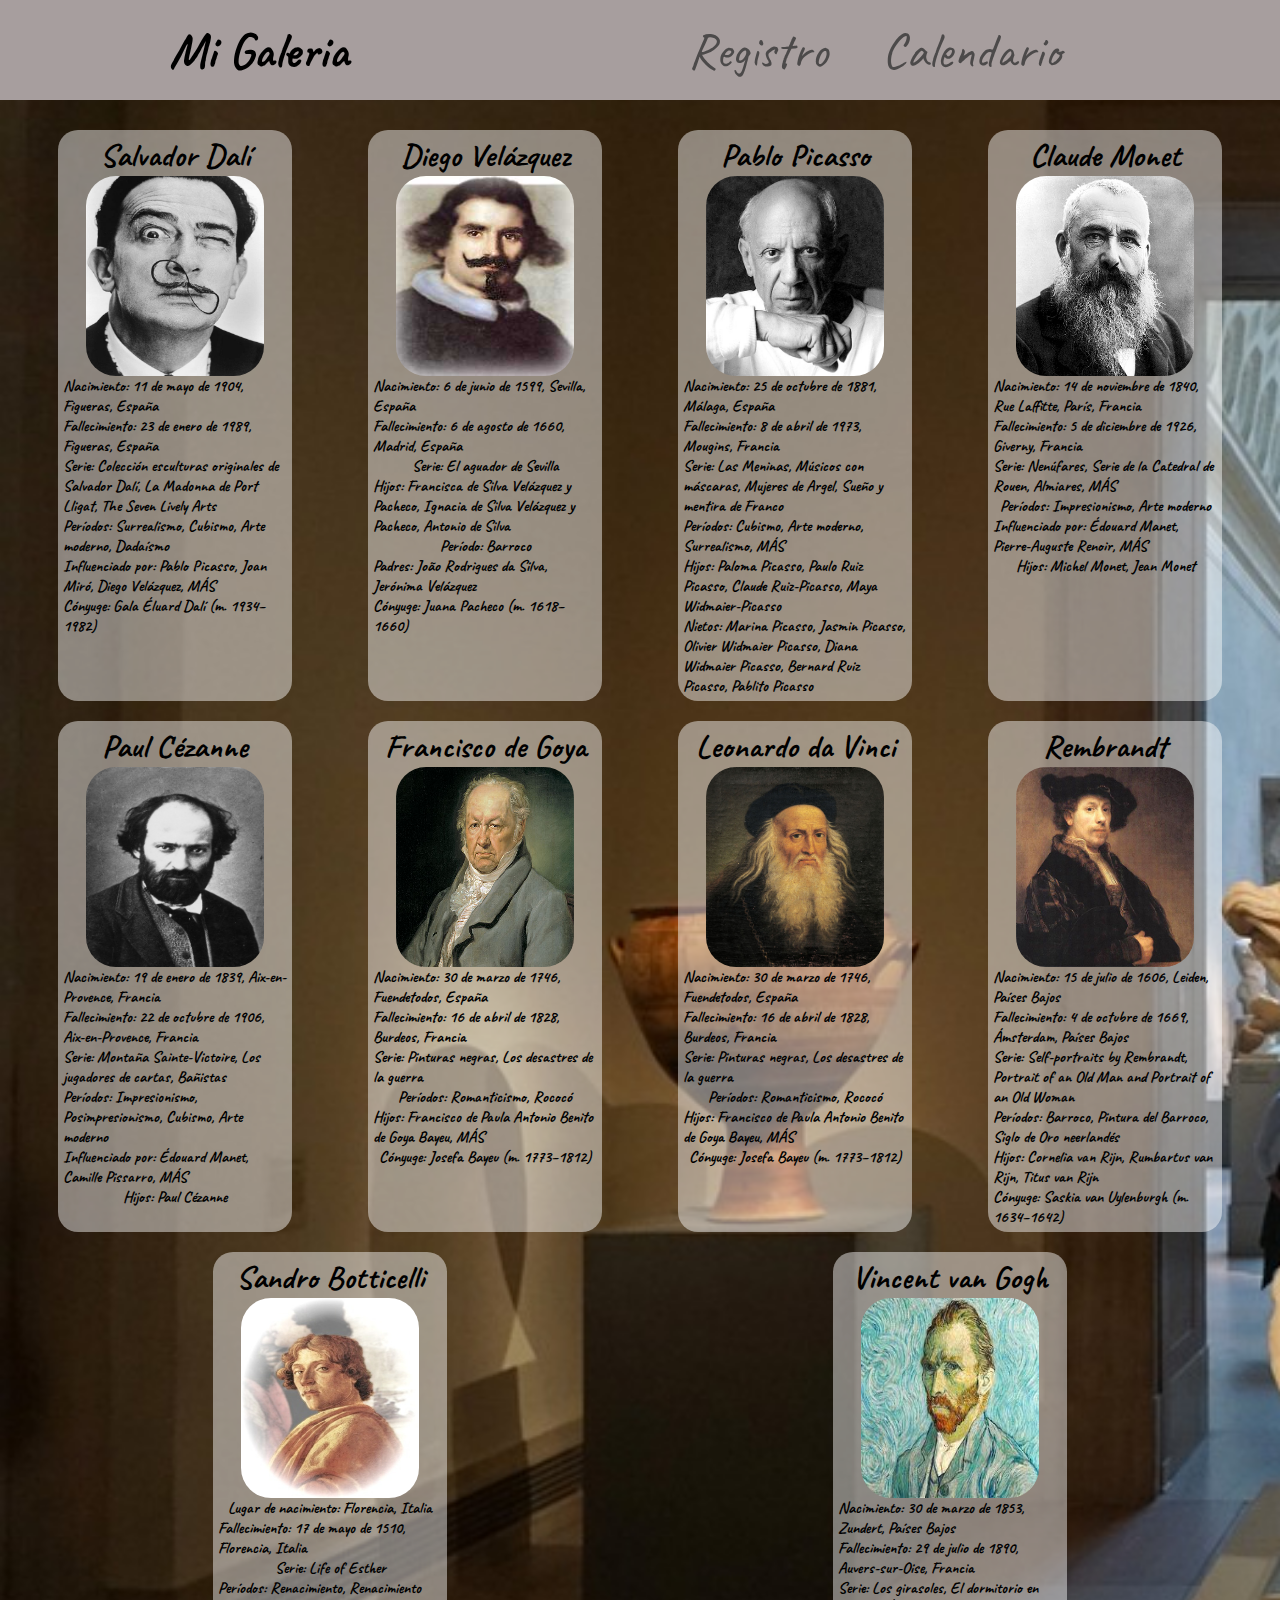
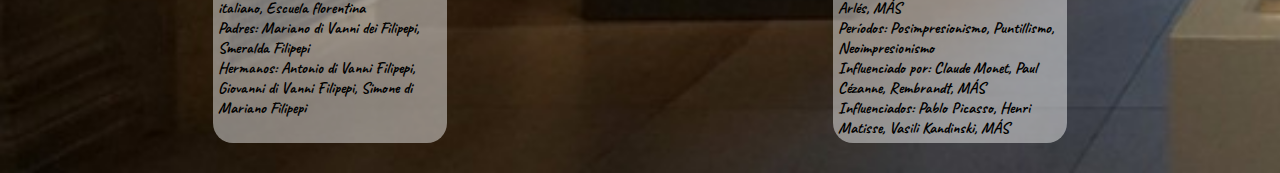
<file: index.html>
<!DOCTYPE html>
<html lang="es">
<head>
    <meta charset="UTF-8">
    <meta name="viewport" content="width=device-width, initial-scale=1.0">
    <title>Document</title>
    <link rel="stylesheet" href="Css/body.css">
    <link rel="stylesheet" href="Css/reset.css">
    <link rel="stylesheet" href="Css/styless.css">
    
</head>
<body>
    <header id="conG">
        <h1>Mi Galeria</h1>

                <nav >
                    <ul>
                        <a href="index2.html">Registro</a>
                        <a href="index3.html">Calendario</a>
                    </ul>
                </nav>
    </header>

    <header id="conG2">
        
        <div id="caja0"> <h1>Salvador Dalí</h1> <img src="Img/salvador-dali.jpg" alt=""><p><h4>Nacimiento: 11 de mayo de 1904, Figueras, España </h4>
            <h4>Fallecimiento: 23 de enero de 1989, Figueras, España</h4>
            <h4>Serie: Colección esculturas originales de Salvador Dalí, La Madonna de Port Lligat, The Seven Lively Arts</h4>
            <h4>Períodos: Surrealismo, Cubismo, Arte moderno, Dadaísmo</h4>
            <h4>Influenciado por: Pablo Picasso, Joan Miró, Diego Velázquez, MÁS</h4>
            <h4>Cónyuge: Gala Éluard Dalí (m. 1934–1982)</h4></p></div>
        <div id="caja0"> <h1>Diego Velázquez</h1> <img src="Img/Diego_Velazquez.jpg" alt=""><p>
            <h4>Nacimiento: 6 de junio de 1599, Sevilla, España</h4>
            <h4>Fallecimiento: 6 de agosto de 1660, Madrid, España</h4>
            <h4>Serie: El aguador de Sevilla</h4>
            <h4>Hijos: Francisca de Silva Velázquez y Pacheco, Ignacia de Silva Velázquez y Pacheco, Antonio de Silva</h4>
            <h4>Período: Barroco</h4>
            <h4>Padres: João Rodrigues da Silva, Jerónima Velázquez</h4>
            <h4>Cónyuge: Juana Pacheco (m. 1618–1660)</h4></p></div>
        <div id="caja0"> <h1>Pablo Picasso</h1> <img src="Img/picasso_420.jpg" alt=""><p><h4>Nacimiento: 25 de octubre de 1881, Málaga, España</h4>
            <h4>Fallecimiento: 8 de abril de 1973, Mougins, Francia</h4>
            <h4>Serie: Las Meninas, Músicos con máscaras, Mujeres de Argel, Sueño y mentira de Franco</h4>
            <h4>Períodos: Cubismo, Arte moderno, Surrealismo, MÁS</h4>
            <h4>Hijos: Paloma Picasso, Paulo Ruiz Picasso, Claude Ruiz-Picasso, Maya Widmaier-Picasso</h4>
            <h4>Nietos: Marina Picasso, Jasmin Picasso, Olivier Widmaier Picasso, Diana Widmaier Picasso, Bernard Ruiz Picasso, Pablito Picasso</h4></p></div>
        <div id="caja0"> <h1>Claude Monet</h1> <img src="Img/monet.jpg" alt=""><p><h4>Nacimiento: 14 de noviembre de 1840, Rue Laffitte, París, Francia</h4>
            <h4>Fallecimiento: 5 de diciembre de 1926, Giverny, Francia</h4>
            <h4>Serie: Nenúfares, Serie de la Catedral de Rouen, Almiares, MÁS</h4>
            <h4>Períodos: Impresionismo, Arte moderno</h4>
            <h4>Influenciado por: Édouard Manet, Pierre-Auguste Renoir, MÁS</h4>
            <h4>Hijos: Michel Monet, Jean Monet</h4></p></div>
        <div id="caja0"> <h1>Paul Cézanne</h1> <img src="Img/foto-paul-cezanne-l.jpg" alt=""><p><h4>Nacimiento: 19 de enero de 1839, Aix-en-Provence, Francia</h4>
            <h4>Fallecimiento: 22 de octubre de 1906, Aix-en-Provence, Francia</h4>
            <h4>Serie: Montaña Sainte-Victoire, Los jugadores de cartas, Bañistas</h4>
            <h4>Períodos: Impresionismo, Posimpresionismo, Cubismo, Arte moderno</h4>
            <h4>Influenciado por: Édouard Manet, Camille Pissarro, MÁS</h4>
            <h4>Hijos: Paul Cézanne</h4></p></div>
        <div id="caja0"> <h1>Francisco de Goya</h1> <img src="Img/goya_vicente_lopez.jpg" alt=""><p><h4>Nacimiento: 30 de marzo de 1746, Fuendetodos, España</h4>
            <h4>Fallecimiento: 16 de abril de 1828, Burdeos, Francia</h4>
            <h4>Serie: Pinturas negras, Los desastres de la guerra</h4>
            <h4>Períodos: Romanticismo, Rococó</h4>
            <h4>Hijos: Francisco de Paula Antonio Benito de Goya Bayeu, MÁS</h4>
            <h4>Cónyuge: Josefa Bayeu (m. 1773–1812)</h4></p></div>
        <div id="caja0"> <h1>Leonardo da Vinci</h1> <img src="Img/leonardo.jpg" alt=""><p><h4>Nacimiento: 30 de marzo de 1746, Fuendetodos, España</h4>
            <h4>Fallecimiento: 16 de abril de 1828, Burdeos, Francia</h4>
            <h4>Serie: Pinturas negras, Los desastres de la guerra</h4>
            <h4>Períodos: Romanticismo, Rococó</h4>
            <h4>Hijos: Francisco de Paula Antonio Benito de Goya Bayeu, MÁS</h4>
            <h4>Cónyuge: Josefa Bayeu (m. 1773–1812)</h4></p></div>
        <div id="caja0"> <h1>Rembrandt</h1> <img src="Img/rembrandt_1640_2.jpg" alt=""><p><h4>Nacimiento: 15 de julio de 1606, Leiden, Países Bajos</h4>
            <h4>Fallecimiento: 4 de octubre de 1669, Ámsterdam, Países Bajos</h4>
            <h4>Serie: Self-portraits by Rembrandt, Portrait of an Old Man and Portrait of an Old Woman</h4>
            <h4>Períodos: Barroco, Pintura del Barroco, Siglo de Oro neerlandés</h4>
            <h4>Hijos: Cornelia van Rijn, Rumbartus van Rijn, Titus van Rijn</h4>
            <h4>Cónyuge: Saskia van Uylenburgh (m. 1634–1642)</h4></p></div>
        <div id="caja0"> <h1>Sandro Botticelli</h1> <img src="Img/sandro.jpg" alt=""><p><h4>Lugar de nacimiento: Florencia, Italia</h4>
            <h4>Fallecimiento: 17 de mayo de 1510, Florencia, Italia</h4>
            <h4>Serie: Life of Esther</h4>
            <h4>Períodos: Renacimiento, Renacimiento italiano, Escuela florentina</h4>
            <h4>Padres: Mariano di Vanni dei Filipepi, Smeralda Filipepi</h4>
            <h4>Hermanos: Antonio di Vanni Filipepi, Giovanni di Vanni Filipepi, Simone di Mariano Filipepi</h4></p></div>
        <div id="caja0"> <h1>Vincent van Gogh</h1> <img src="Img/vincen.jpeg" alt=""><p><h4>Nacimiento: 30 de marzo de 1853, Zundert, Países Bajos</h4>
            <h4>Fallecimiento: 29 de julio de 1890, Auvers-sur-Oise, Francia</h4>
            <h4>Serie: Los girasoles, El dormitorio en Arlés, MÁS</h4>
            <h4>Períodos: Posimpresionismo, Puntillismo, Neoimpresionismo</h4>
            <h4>Influenciado por: Claude Monet, Paul Cézanne, Rembrandt, MÁS</h4>
            <h4>Influenciados: Pablo Picasso, Henri Matisse, Vasili Kandinski, MÁS</h4></p></div>

    </header>
</body>
</html>
</file>
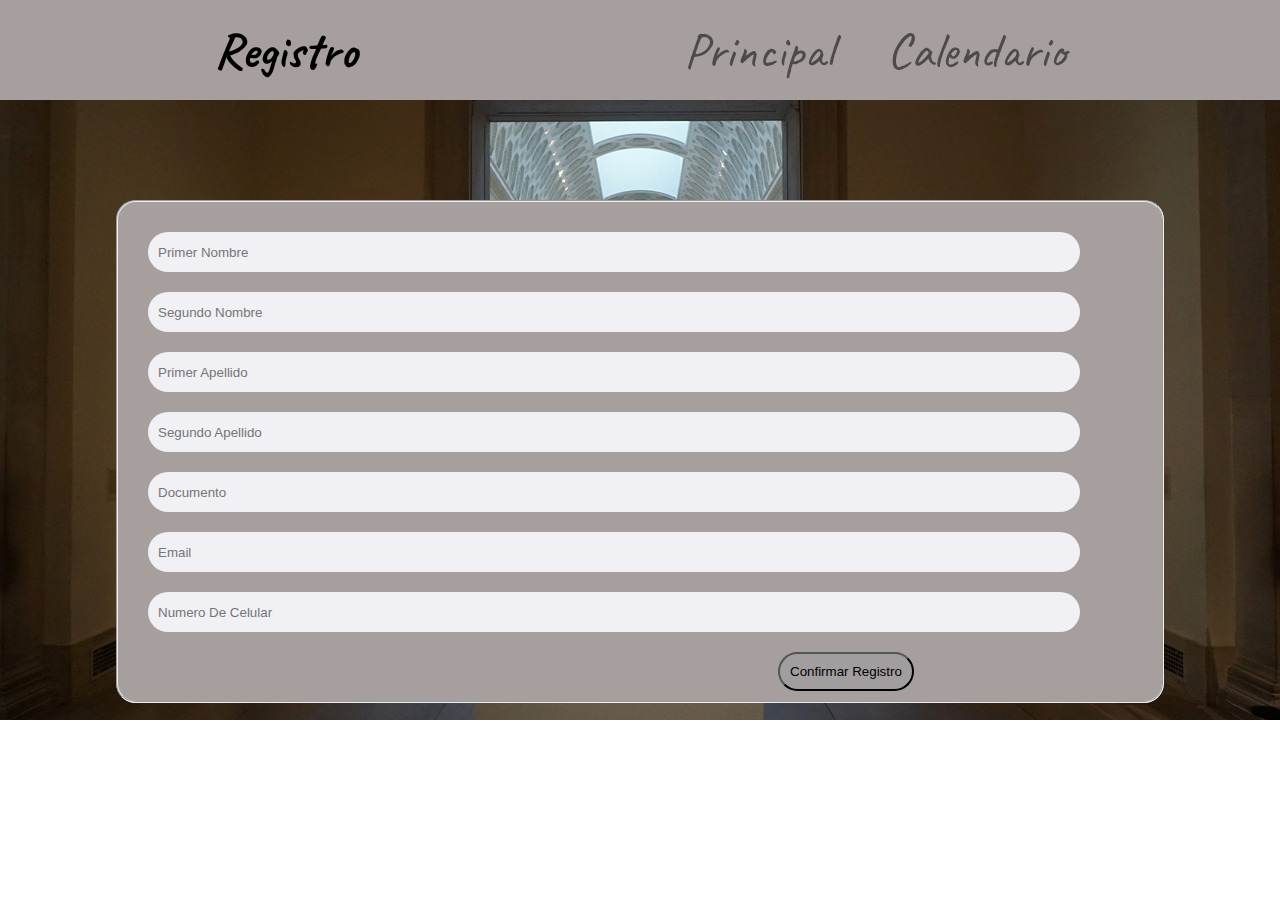
<file: index2.html>
<!DOCTYPE html>
<html lang="es">
<head>
    <meta charset="UTF-8">
    <meta name="viewport" content="width=device-width, initial-scale=1.0">
    <title>Document</title>
    <link rel="stylesheet" href="Css/body.css">
    <link rel="stylesheet" href="Css/pag2.css">
    <link rel="stylesheet" href="Css/reset.css">
    <link rel="stylesheet" href="index.html">
</head>
<body>
   


    <header id="conG">
        <h1>Registro</h1>

                <nav >
                    <ul>
                        <a href="index.html">Principal</a>
                        <a href="index3.html">Calendario</a>
                    </ul>
                </nav>
    </header>
    <section>
        <fieldset>
            <form action="" method="post" id="frm">
            
                
                 <input type="text" id="Primer Nombre" placeholder="Primer Nombre">
                 <input type="text" id="Segundo Nombre" placeholder="Segundo Nombre">
                 <input type="text" id="Primer Apellido" placeholder="Primer Apellido">
                 <input type="text" id="Segundo Apellido" placeholder="Segundo Apellido">
                 <input type="text" id="Documento" placeholder="Documento">
                 <input type="email" class="inp" id="Email" placeholder="Email">
                 <input type="tel" class="inp"id="Numero De Celular" placeholder="Numero De Celular">
                 

                 
                  
                

                <input type="submit" class="Registro" value="Confirmar Registro">
                
                


            </form>
        </fieldset>
    </section>
</body>
</html>
</file>
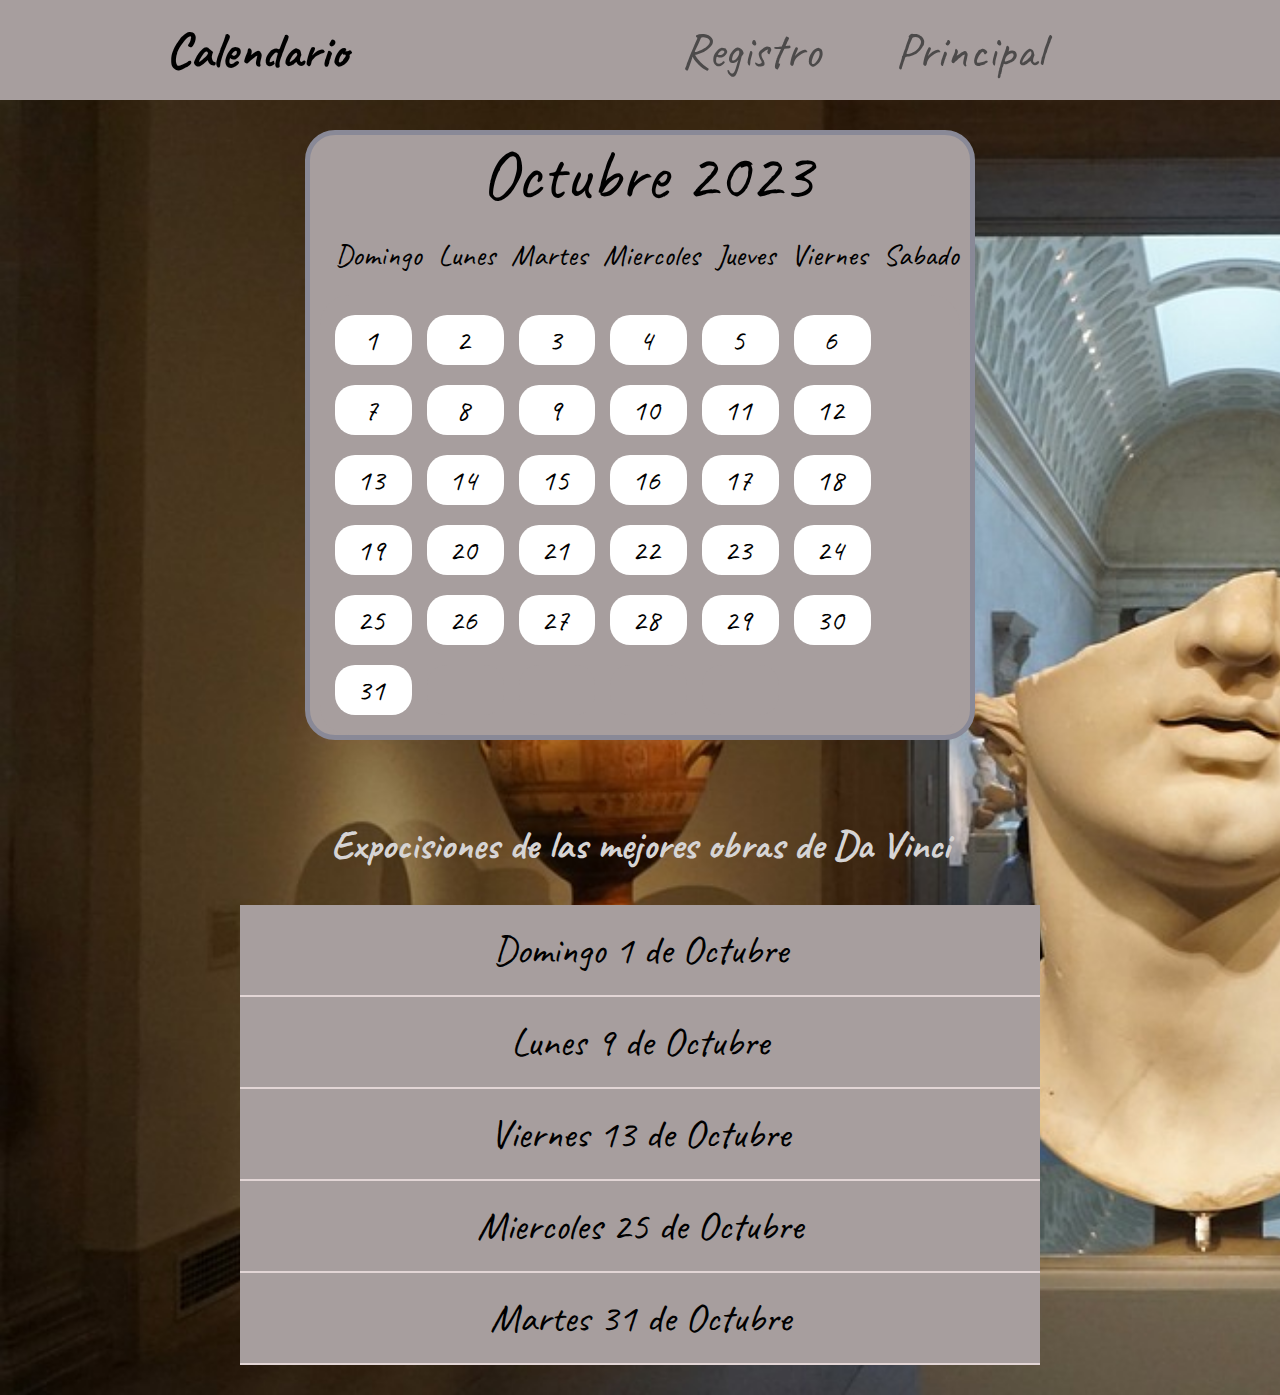
<file: index3.html>
<!DOCTYPE html>
<html lang="es">
<head>
    <meta charset="UTF-8">
    <meta name="viewport" content="width=device-width, initial-scale=1.0">
    <title>Document</title>
    <link rel="stylesheet" href="Css/reset.css">
    <link rel="stylesheet" href="Css/pag3.css">
</head>
<body>
    <header id="conG">
        <h1>Calendario</h1>

                <nav >
                    <ul>
                        <a href="index2.html">Registro</a>
                        <a href="index.html">Principal</a>
                    </ul>
                </nav>
    </header>

   
    <header id="cp3">
        <div class="sem1"><p>Octubre 2023</p></div>
        <div class="sem">

            <p>Domingo   </p>
            <p>Lunes   </p>
            <p>Martes   </p>
            <p>Miercoles   </p>
            <p>Jueves   </p>
            <p>Viernes     </p>
            <p>Sabado   </p>
        </div>


        <div id="cp4">

            <div class="cajas"><a href="#siuuu1"><p>1</p></a></div>
            <div class="cajas"><a href=""><p>2</p></a></div>
            <div class="cajas"><a href=""><p>3</p></a></div>
            <div class="cajas"><a href=""><p>4</p></a></div>
            <div class="cajas"><a href=""><p>5</p></a></div>
            <div class="cajas"><a href=""><p>6</p></a></div>
            <div class="cajas"><a href=""><p>7</p></a></div>
            <div class="cajas"><a href=""><p>8</p></a></div>
            <div class="cajas"><a href="#siuuu2"><p>9</p></a></div>
            <div class="cajas"><a href=""><p>10</p></a></div>
            <div class="cajas"><a href=""><p>11</p></a></div>
            <div class="cajas"><a href=""><p>12</p></a></div>
            <div class="cajas"><a href="#siuuu3"><p>13</p></a></div>
            <div class="cajas"><a href=""><p>14</p></a></div>
            <div class="cajas"><a href=""><p>15</p></a></div>
            <div class="cajas"><a href=""><p>16</p></a></div>
            <div class="cajas"><a href=""><p>17</p></a></div>
            <div class="cajas"><a href=""><p>18</p></a></div>
            <div class="cajas"><a href=""><p>19</p></a></div>
            <div class="cajas"><a href=""><p>20</p></a></div>
            <div class="cajas"><a href=""><p>21</p></a></div>
            <div class="cajas"><a href=""><p>22</p></a></div>
            <div class="cajas"><a href=""><p>23</p></a></div>
            <div class="cajas"><a href=""><p>24</p></a></div>
            <div class="cajas"><a href="#siuuu4"><p>25</p></a></div>
            <div class="cajas"><a href=""><p>26</p></a></div>
            <div class="cajas"><a href=""><p>27</p></a></div>
            <div class="cajas"><a href=""><p>28</p></a></div>
            <div class="cajas"><a href=""><p>29</p></a></div>
            <div class="cajas"><a href=""><p>30</p></a></div>
            <div class="cajas"><a href="#siuuu5"><p>31</p></a></div>
            <div class="cajas1"></div>
            <div class="cajas1"></div>
            <div class="cajas1"></div>
            <div class="cajas1"></div>


        </div>
    </header>

    <div class="contenedor-acordeon">
        <h2>Expocisiones de las mejores obras de Da Vinci</h2>
        
        <div class="acordeon">
            <input type="radio" name="acordeon" id="btn-acordeon1" class="btn-acordeon">
            <label for="btn-acordeon1">
                Domingo 1 de Octubre
            </label>
            <div class="contenido-acordeon" id="siuuu1">
                <img src="Img/la ultima cena.jpg" alt="">
                <p>La pintura representa la última cena entre Jesús y los apóstoles. El mesías se encuentra en el centro de la composición y atrás de su cabeza se sitúa una ventana que acentúa el efecto de perspectiva en punto de fuga.</p>
            </div>
        </div>
        <div class="acordeon">
            <input type="radio" name="acordeon" id="btn-acordeon2" class="btn-acordeon">
            <label for="btn-acordeon2">
                Lunes 9 de Octubre
            </label>
            <div class="contenido-acordeon" id="siuuu2">
                <img src="Img/la gioconda.jpeg" alt="">
                <p> La pintura es un retrato de Mona Lisa, la joven esposa de Franceso de Giocondo, según el testimonio de Giorgio Vasari (1511-1574), pintor, arquitecto, y biógrafo de varios artistas del Renacimiento italiano.

                    La obra fue adquirida por Francisco I, rey de Francia desde 1515 hasta 1547. En 1911 la pintura fue robada y se recuperó dos años después, en 1913.</p>
            </div>
        </div>

        <div class="acordeon">
            <input type="radio" name="acordeon" id="btn-acordeon3" class="btn-acordeon">
            <label for="btn-acordeon3">
                Viernes 13 de Octubre
            </label>
            <div class="contenido-acordeon" id="siuuu3">
                <img src="Img/la-anunciacion-de-leonardo-da-vinci.jpg" alt="">
                <p>Pintada entre los años 1472 y 1475, La anunciación es un cuadro al óleo sobre madera que representa los primeros pasos de Leonardo en la pintura, a pesar de que no todos concuerdan con el veredicto.</p>
            </div>
        </div>

        <div class="acordeon">
            <input type="radio" name="acordeon" id="btn-acordeon4" class="btn-acordeon">
            <label for="btn-acordeon4">
                Miercoles 25 de Octubre
            </label>
            <div class="contenido-acordeon" id="siuuu4">
                <img src="Img/la virgen de las rocas.jpg" alt="">
                <p>Esta composición es un perfecto ejemplo del dominio del claroscuro en la pintura de Leonardo, así como de la técnica del sfumato que él desarrolló.

                    El tema de la obra es único y enigmático, pues se representa a San Juan niño adorando a Jesús en presencia de la Virgen y un ángel.
                </p>
            </div>
        </div>

        <div class="acordeon">
            <input type="radio" name="acordeon" id="btn-acordeon5" class="btn-acordeon">
            <label for="btn-acordeon5">
                Martes 31 de Octubre
            </label>
            <div class="contenido-acordeon" id="siuuu5">
                <img src="Img/06s-19-el-hombre-de-vitruvio-no-se-si-existe-ni-me-importa-600.jpg" alt="">
                <p>Hacia el año 1487 o 1490, Leonardo creó el llamado Hombre vitruviano, un dibujo en tinta sobre papel de dos figuras masculinas superpuestas con brazos y piernas separadas dentro de un círculo y un cuadrado</p>
            </div>
        </div>

    </div>

   
</body>
</html>
</file>
<file: Css/body.css>
body{
    background-image: url(../Img/museum-3682605_1280.jpg);
    background-repeat: no-repeat;
    background-size: cover;
    font-family: Yil;
}
</file>
<file: Css/styless.css>
#conG{
    width: 100%;
    height: 100px;
    background-color: rgb(167, 158, 158);
    
    display: flex;
    justify-content: space-around;
    align-items: center;
}
header >h1{
    font-family: Yil;
    font-size: 50px;
}
a{
    text-decoration: none;
    color: rgb(76, 74, 74);
    margin-right: 50px;
    font-size: 50px;
}
#conG2{
    height: auto;
    margin: 20px;
    display: flex;
    justify-content: space-around;
    flex-wrap: wrap;
   
}
#caja0{
    width: 18%;
    height: auto;
    margin: 10px;
    display: flex;
   
    align-items: center;
    flex-direction: column;
    padding: 5px;
    border-radius: 20px ;
    background-color: rgba(255, 255, 255, 0.459);
}
img{
    height: 200px;
    width: 80%;
    
    border-radius: 30px;
}



@media screen and (min-width: 280px) and (max-width: 490px) {
   

#conG{
    width: 100%;
    height: 100px;
    background-color: rgb(207, 183, 183);
    display: flex;
    align-items: center;
  
    flex-direction: column;
}
header >h1{
    font-family: Yil;
}
a{
    text-decoration: none;
    color: rgb(76, 74, 74);
    margin-right: 20px;
    font-size: 25px;
    float: right;
}
#conG2{
    
    height: auto;
    margin: 20px;
    display: flex;
    justify-content: space-around;
    flex-wrap: wrap;
   
}
#caja0{
    width: 100%;
    height: auto;
    margin: 10px;
    display: flex;
    justify-content: center;
    align-items: center;
    flex-direction: column;
    padding: 5px;
    border-radius: 20px ;
    background-color: rgba(255, 255, 255, 0.459);
}
img{
    height: 150px;
    margin-bottom: 20px;
}



}

@media screen and (min-width: 491px) and (max-width: 570px) {
   

    #conG{
        width: 100%;
        height: 100px;
        background-color: rgb(165, 55, 55);
        display: flex;
        align-items: center;
        justify-content: center;
    }
    header >h1{
        font-family: Yil;
        margin-right: 80px;
    }
    a{
        text-decoration: none;
        color: rgb(76, 74, 74);
        margin-right: 20px;
        font-size: 25px;
        float: right;
    }
    #conG2{
        
        height: auto;
        margin: 20px;
        display: flex;
        justify-content: space-around;
        flex-wrap: wrap;
       
    }
    #caja0{
        width: 40%;
        height: auto;
        margin: 10px;
        display: flex;
        justify-content: center;
        align-items: center;
        flex-direction: column;
        padding: 5px;
        border-radius: 20px ;
        background-color: rgba(255, 255, 255, 0.459);
    }
    img{
        height: 150px;
        margin-bottom: 20px;
    }
    
    
    
    }

@media screen and (min-width: 571px) and (max-width: 890px) {
   

        #conG{
            width: 100%;
            height: 100px;
            background-color: rgb(41, 35, 35);
            display: flex;
            align-items: center;
            justify-content: center;
        }
        header >h1{
            font-family: Yil;
            margin-right: 80px;
        }
        a{
            text-decoration: none;
            color: rgb(76, 74, 74);
            margin-right: 20px;
            font-size: 25px;
            float: right;
        }
        #conG2{
            
            height: auto;
            margin: 20px;
            display: flex;
            justify-content: space-around;
            flex-wrap: wrap;
           
        }
        #caja0{
            width: 27%;
            height: auto;
            margin: 10px;
            display: flex;
            justify-content: center;
            align-items: center;
            flex-direction: column;
            padding: 5px;
            border-radius: 20px ;
            background-color: rgba(255, 255, 255, 0.459);
        }
        img{
            height: 150px;
            margin-bottom: 20px;
        }
        
        
        
        }
</file>
<file: Css/pag2.css>
*{
    margin: 0;
    padding: 0;
}
body{

    background-image: url(../Img/museum-3682605_1280.jpg);
    background-repeat: no-repeat;
    background-size: cover;
}
#conG{
    width: 100%;
    height: 100px;
    background-color: rgb(167, 158, 158);
    display: flex;
    justify-content: space-around;
    align-items: center;
}

header >h1{
    font-family: Yil;
    font-size: 50px;
    margin-left: 50px;
}

a{
    text-decoration: none;
    color: rgb(76, 74, 74);
    margin-right: 50px;
    font-size: 50px;
    
}

fieldset{
    background-color: rgb(167, 158, 158);
    margin-top: 20px;
    margin: auto;
    margin-top: 100px;
    width: 80%;
    padding: 10px;
    border-radius: 20px;
    
}

frm{
    background-color: rgb(18, 19, 18);
 }


 [type="text"]{
    margin-left: auto;
    margin-right: auto;
    display: block;
    width: 90%;
    height: 40px;
    border: 0px;
    background-color: rgb(240, 240, 245);
    margin-top: 2px;
    border-radius: 20px;
    padding-left: 10px;
    margin: 20px;
 
 }


 .inp{
    margin-left: auto;
    margin-right: auto;
    display: block;
    width: 90%;
    height: 40px;
    border: 0px;
    background-color: rgb(240, 240, 245);
    margin-top: 2px;
    border-radius: 20px;
    padding-left: 10px;
    margin: 20px;
 
 }
 .Registro{
    width: auto;
    height: auto;
    background-color: rgba(156, 156, 160, 0.411);
    margin-left: 650px;
    padding: 10px;
    border-radius: 30px;
 }

 @media screen and (min-width: 280px) and (max-width: 490px) {

    *{
        margin: 0;
        padding: 0;
    }
    body{
    
        background-image: url(../Img/museum-3682605_1280.jpg);
        background-repeat: no-repeat;
        background-size: cover;
        
    }
    #conG{
        width: 100%;
        height: auto;
        background-color: rgb(167, 158, 158);
        display: flex;
        flex-direction: column;
    }
    
    header >h1{
        font-family: Yil;
        font-size: 50px;
    }
    

    ul{
        width: 80%;
       
        margin-left: 40px;
        display: flex;
    
    }
    a{
        text-decoration: none;
        color: rgb(76, 74, 74);
        font-size: 30px;
        padding-top: 20px;
        
    }
    
    fieldset{
        background-color: rgb(167, 158, 158);
        margin-bottom: 30px;
        margin-top: 100px;
        width: 80%;
        padding: 10px;
        border-radius: 20px;

        
    }
    
    frm{
        background-color: rgb(18, 19, 18);
     }
    
    
     [type="text"]{
        margin-left: auto;
        margin-right: auto;
        display: block;
        width: 90%;
        height: 40px;
        border: 0px;
        background-color: rgb(240, 240, 245);
        margin-top: 2px;
        border-radius: 20px;
        padding-left: 10px;
       
     
     }
    
    
     .inp{
        margin-left: auto;
        margin-right: auto;
        display: block;
        width: 90%;
        height: 40px;
        border: 0px;
        background-color: rgb(240, 240, 245);
        margin-top: 2px;
        border-radius: 20px;
        padding-left: 10px;
       
     
     }
     .Registro{
        width: auto;
        height: auto;
        background-color: rgba(156, 156, 160, 0.411);
        margin-left: 30px;
        padding: 10px;
        border-radius: 30px;
     }

    
 }

 @media screen and (min-width: 491px) and (max-width: 570px) {

    *{
        margin: 0;
        padding: 0;
    }
    body{
    
        background-image: url(../Img/museum-3682605_1280.jpg);
        background-repeat: no-repeat;
        background-size: cover;
        
    }
    #conG{
        width: 100%;
        height: auto;
        background-color: rgb(167, 158, 158);
        display: flex;
        flex-direction: column;
    }
    
    header >h1{
        font-family: Yil;
        font-size: 50px;
    }
    

    ul{
        width: 80%;
       
        margin-left: 40px;
        display: flex;
    
    }
    a{
        text-decoration: none;
        color: rgb(76, 74, 74);
        font-size: 30px;
        padding-top: 20px;
        
    }
    
    fieldset{
        background-color: rgb(167, 158, 158);
        margin-bottom: 30px;
        margin-top: 100px;
        width: 80%;
        padding: 10px;
        border-radius: 20px;

        
    }
    
    frm{
        background-color: rgb(18, 19, 18);
     }
    
    
     [type="text"]{
        margin-left: auto;
        margin-right: auto;
        display: block;
        width: 90%;
        height: 40px;
        border: 0px;
        background-color: rgb(240, 240, 245);
        margin-top: 2px;
        border-radius: 20px;
        padding-left: 10px;
       
     
     }
    
    
     .inp{
        margin-left: auto;
        margin-right: auto;
        display: block;
        width: 90%;
        height: 40px;
        border: 0px;
        background-color: rgb(240, 240, 245);
        margin-top: 2px;
        border-radius: 20px;
        padding-left: 10px;
       
     
     }
     .Registro{
        width: auto;
        height: auto;
        background-color: rgba(156, 156, 160, 0.411);
        margin-left: 115px;
        padding: 10px;
        border-radius: 30px;
     }

    
 }

 @media screen and (min-width: 571px) and (max-width: 890px) {

    *{
        margin: 0;
        padding: 0;
    }
    body{
    
        background-image: url(../Img/museum-3682605_1280.jpg);
        background-repeat: no-repeat;
        background-size: cover;
        
    }
    #conG{
        width: 100%;
        height: 100px;
        background-color: rgb(167, 158, 158);
        display: flex;
    }
    
    header >h1{
        font-family: Yil;
        font-size: 50px;
        margin-left: 50px;
    }
    

    
    a{
        text-decoration: none;
        color: rgb(76, 74, 74);
        font-size: 50px;
        margin-right: 20px;
        
    }
    
    fieldset{
        background-color: rgb(167, 158, 158);
        margin-bottom: 30px;
        margin-top: 100px;
        width: 80%;
        padding: 10px;
        border-radius: 20px;
        padding-top: 20px;

        
    }
    
    frm{
        background-color: rgb(18, 19, 18);
     }
    
    
     [type="text"]{
        margin-left: auto;
        margin-right: auto;
        display: block;
        width: 90%;
        height: 40px;
        border: 0px;
        background-color: rgb(240, 240, 245);
        margin-top: 2px;
        border-radius: 20px;
        padding-left: 10px;
       
     
     }
    
    
     .inp{
        margin-left: auto;
        margin-right: auto;
        display: block;
        width: 90%;
        height: 40px;
        border: 0px;
        background-color: rgb(240, 240, 245);
        margin-top: 2px;
        border-radius: 20px;
        padding-left: 10px;
       
     
     }
     .Registro{
        width: auto;
        height: auto;
        background-color: rgba(156, 156, 160, 0.411);
        margin-left: 165px;
        padding: 10px;
        border-radius: 30px;
     }

    
 }
</file>
<file: Css/pag3.css>
body{
    background-image: url(../Img/museum-3682605_1280.jpg);
    background-repeat: no-repeat;
    background-size: cover;
    font-family: Yil;
    display: flex;
    justify-content: center;
    flex-direction: column;
    align-items: center;
}
#conG{
    width: 100%;
    height: 100px;
    background-color: rgb(167, 158, 158);
    
    display: flex;
    justify-content: space-around;
    align-items: center;
}
header >h1{
    font-family: Yil;
    font-size: 50px;
}
a{
    text-decoration: none;
    color: rgb(76, 74, 74);
    margin-right: 70px;
    font-size: 50px;
    
}
.cajas a{
  
    text-decoration: none;
    color: rgb(76, 74, 74);
    margin-left: 25px;
}

.cajas:hover{
    background-color:  rgb(76, 74, 74) ;
}

#cp3{
    width: 50%;
    height: auto;
    background-color: rgb(167, 158, 158);
    margin-top: 30px;
    padding-bottom: 0px;
    padding-left: 10px;
    padding-right: 10px;
    border-radius: 30px;
    border: 5px solid rgb(137, 137, 151);
}
.sem{
    width: 100%;
    height: 80px;
    margin-left: 7px;
    display: flex;
    justify-content: space-around;
    align-items: center;
}
.sem1{
    width: 100%;
    height: 80px;
    margin-left: 7px;
    display: flex;
    justify-content: space-around;
    align-items: center;
}
p{
    font-size: 30px;
}
#cp4{
    width: 100%;
    height: auto;
    background-color: rgb(167, 158, 158);
    padding-bottom: 20px;
    display: flex;
    flex-wrap: wrap;
    border-radius: 30px;
}

.sem1 p{
    font-size: 70px;
}
.cajas{
    width: 12%;
    height:50px;
    background-color: white;
    margin-left: 15px;
    margin-top: 20px;
    display: flex;
    justify-content: center;
    align-items: center;
    border-radius: 20px;
}
.cajas1{
    width: 12%;
    height:50px;
    background-color: rgb(167, 158, 158);
    margin-left: 15px;
    margin-top: 20px;
    display: flex;
    justify-content: center;
    align-items: center;
    border-radius: 20px;
}
.cajas p{
    margin-left: 40px;
    color: black;
}
#cg3{
    width: 100%;
    height: auto;
    background-color: aqua;
    margin-top: 50px;
}

.contenedor-acordeon{
    width: 100%;
    max-width: 800px;
    margin: auto;
    margin-top: 80px;
    margin-bottom: 30px;
}
.contenedor-acordeon h2{
    color: rgb(214, 212, 212);
    text-align: center;
    font-size: 40px;
    margin-bottom: 35px;
}
.acordeon{
    background-color: rgb(226, 213, 213);
}

.acordeon label{
    display: block;
    padding: 20px;
    font-size: 40px;
    background-color: rgb(167, 158, 158);;
    color: #000000;
    cursor: pointer;
    margin-bottom: 2px;
    transition: all 300ms ease;
    text-align: center;
}

.acordeon label:hover{
    background: #2e2e2e;
}

.acordeon .contenido-acordeon{
    padding: 0px;
    margin: 0px 20px;
    max-height: 0px;
    overflow: hidden;
    transition: all 300ms ease;
}

.btn-acordeon:checked ~ .contenido-acordeon{
    max-height: 600px;
    padding: 15px 0px;
}

.btn-acordeon{
    display: none;
}
#siuuu1  img{

    width: 50%;
    height: 200px;
    margin-left: 180px;
}
#siuuu2  img{

    width: 20%;
    height: 200px;
    margin-left: 300px;
}
#siuuu3  img{

    width: 50%;
    height: 200px;
    margin-left: 200px;
}
#siuuu4  img{

    width: 30%;
    height: 300px;
    margin-left: 250px;
}
#siuuu5  img{

    width: 30%;
    height: 200px;
    margin-left: 250px;
}

@media screen and (min-width: 280px) and (max-width: 490px) {
    body{
        background-image: url(../Img/museum-3682605_1280.jpg);
        background-repeat: no-repeat;
        background-size: cover;
        font-family: Yil;
        display: flex;
        justify-content: center;
        flex-direction: column;
        align-items: center;
    }
    #conG{
        width: 100%;
        height: 100px;
        background-color: rgb(167, 158, 158);
        
        display: flex;
        justify-content: space-around;
        align-items: center;
        flex-direction: column;
    }
    header >h1{
        font-family: Yil;
        font-size: 50px;
    }
    a{
        text-decoration: none;
        color: rgb(76, 74, 74);
        margin-right: 20px;
        font-size: 25px;
        float: right;
    }
    .cajas a{
      
        text-decoration: none;
        color: rgb(76, 74, 74);
        margin-left: 25px;
    }
    
    .cajas:hover{
        background-color:  rgb(76, 74, 74) ;
    }
    
    #cp3{
        width: 80%;
        height: auto;
        background-color: rgb(167, 158, 158);
        margin-top: 30px;
        padding-bottom: 0px;
        padding-left: 10px;
        padding-right: 10px;
        border-radius: 30px;
        border: 5px solid rgb(137, 137, 151);
    }
    .sem{
        width: 100%;
        height: 40px;
        margin-left: 3px;
        display: flex;
        justify-content: space-around;
        align-items: center;
    }
    .sem1{
        width: 100%;
        height: 80px;
        margin-left: 7px;
        display: flex;
        justify-content: space-around;
        align-items: center;
    }
    p{
        font-size: 10px;
    }
    #cp4{
        width: 100%;
        height: auto;
        background-color: rgb(167, 158, 158);
        padding-bottom: 20px;
        display: flex;
        flex-wrap: wrap;
        border-radius: 30px;
       
    }
    
    .sem1 p{
        font-size: 40px;
    }
    .cajas{
        width: 6%;
        height:10px;
        background-color: white;
        margin-left: 17px;
        margin-top: 20px;
        display: flex;
        justify-content: center;
        align-items: center;
        border-radius: 20px;
    }
    .cajas1{
        width: 6%;
        height:10px;
        background-color: rgb(167, 158, 158);
        margin-left: 15px;
        margin-top: 20px;
        display: flex;
        justify-content: center;
        align-items: center;
        border-radius: 20px;
    }
    .cajas p{
       margin-right: 48px;
        color: black;
    }
    #cg3{
        width: 100%;
        height: auto;
        background-color: aqua;
        margin-top: 50px;
    }
    
    .contenedor-acordeon{
        width: 80%;
        max-width: 800px;
        margin: auto;
        margin-top: 80px;
        margin-bottom: 30px;
    }
    .contenedor-acordeon h2{
        color: rgb(214, 212, 212);
        text-align: center;
        font-size: 30px;
        margin-bottom: 35px;
    }
    .acordeon{
        background-color: rgb(226, 213, 213);
    }
    
    .acordeon label{
        display: block;
        padding: 20px;
        font-size: 40px;
        background-color: rgb(167, 158, 158);;
        color: #000000;
        cursor: pointer;
        margin-bottom: 2px;
        transition: all 300ms ease;
        text-align: center;
    }
    
    .acordeon label:hover{
        background: #2e2e2e;
    }
    
    .acordeon .contenido-acordeon{
        padding: 0px;
        margin: 0px 20px;
        max-height: 0px;
        overflow: hidden;
        transition: all 300ms ease;
    }
    
    .btn-acordeon:checked ~ .contenido-acordeon{
        max-height: 600px;
        padding: 15px 0px;
    }
    
    .btn-acordeon{
        display: none;
    }
    #siuuu1  img{
    
        width: 100%;
        height: 150px;
        margin-left: 0px;
    }
    #siuuu2  img{
    
        width: 100%;
        height: 230px;
        margin-left: 0px;
    }
    #siuuu3  img{
    
        width: 100%;
        height: 100px;
        margin-left: 0px;
    }
    #siuuu4  img{
    
        width: 100%;
        height: 300px;
        margin-left: 0px;
    }
    #siuuu5  img{
    
        width: 100%;
        height: 150px;
        margin-left: 0px;
    }
    #siuuu1 p{
        font-size: 16px;
    }
    #siuuu2 p{
        font-size: 16px;
    }
    #siuuu3 p{
        font-size: 16px;
    }
    #siuuu4 p{
        font-size: 16px;
    }
    #siuuu5 p{
        font-size: 16px;
    }
}

@media screen and (min-width: 491px) and (max-width: 570px) {
    body{
        background-image: url(../Img/museum-3682605_1280.jpg);
        background-repeat: no-repeat;
        background-size: cover;
        font-family: Yil;
        display: flex;
        justify-content: center;
        flex-direction: column;
        align-items: center;
    }
    #conG{
        width: 100%;
        height: 100px;
        background-color: rgb(167, 158, 158);
        
        display: flex;
        justify-content: space-around;
        align-items: center;
        flex-direction: column;
    }
    header >h1{
        font-family: Yil;
        font-size: 50px;
    }
    a{
        text-decoration: none;
        color: rgb(76, 74, 74);
        margin-right: 30px;
        font-size: 30px;
        float: right;
    }
    .cajas a{
      
        text-decoration: none;
        color: rgb(76, 74, 74);
        margin-left: 25px;
    }
    
    .cajas:hover{
        background-color:  rgb(76, 74, 74) ;
    }
    
    #cp3{
        width: 80%;
        height: auto;
        background-color: rgb(167, 158, 158);
        margin-top: 30px;
        padding-bottom: 0px;
        padding-left: 10px;
        padding-right: 10px;
        border-radius: 30px;
        border: 5px solid rgb(137, 137, 151);
    }
    .sem{
        width: 100%;
        height: 40px;
        margin-left: 3px;
        display: flex;
        justify-content: space-around;
        align-items: center;
    }
    .sem1{
        width: 100%;
        height: 80px;
        margin-left: 7px;
        display: flex;
        justify-content: space-around;
        align-items: center;
    }
    p{
        font-size: 10px;
    }
    #cp4{
        width: 100%;
        height: auto;
        background-color: rgb(167, 158, 158);
        padding-bottom: 20px;
        display: flex;
        flex-wrap: wrap;
        border-radius: 30px;
       
    }
    
    .sem1 p{
        font-size: 50px;
    }
    .sem p{
        font-size: 20px;
        margin-left: 5px;
    }
    .cajas{
        width: 9%;
        height:20px;
        background-color: white;
        margin-left: 20px;
        margin-top: 20px;
        display: flex;
        justify-content: center;
        align-items: center;
        border-radius: 20px;
    }
    .cajas1{
        width: 9%;
        height:20px;
        background-color: rgb(167, 158, 158);
        margin-left: 15px;
        margin-top: 20px;
        display: flex;
        justify-content: center;
        align-items: center;
        border-radius: 20px;
    }
    .cajas p{
       margin-right: 38px;
        color: black;
    }
    #cg3{
        width: 100%;
        height: auto;
        background-color: aqua;
        margin-top: 50px;
    }
    
    .contenedor-acordeon{
        width: 80%;
        max-width: 800px;
        margin: auto;
        margin-top: 80px;
        margin-bottom: 30px;
    }
    .contenedor-acordeon h2{
        color: rgb(214, 212, 212);
        text-align: center;
        font-size: 30px;
        margin-bottom: 35px;
    }
    .acordeon{
        background-color: rgb(226, 213, 213);
    }
    
    .acordeon label{
        display: block;
        padding: 20px;
        font-size: 40px;
        background-color: rgb(167, 158, 158);;
        color: #000000;
        cursor: pointer;
        margin-bottom: 2px;
        transition: all 300ms ease;
        text-align: center;
    }
    
    .acordeon label:hover{
        background: #2e2e2e;
    }
    
    .acordeon .contenido-acordeon{
        padding: 0px;
        margin: 0px 20px;
        max-height: 0px;
        overflow: hidden;
        transition: all 300ms ease;
    }
    
    .btn-acordeon:checked ~ .contenido-acordeon{
        max-height: 600px;
        padding: 15px 0px;
    }
    
    .btn-acordeon{
        display: none;
    }
    #siuuu1  img{
    
        width: 100%;
        height: 150px;
        margin-left: 0px;
    }
    #siuuu2  img{
    
        width: 100%;
        height: 380px;
        margin-left: 0px;
    }
    #siuuu3  img{
    
        width: 100%;
        height: 180px;
        margin-left: 0px;
    }
    #siuuu4  img{
    
        width: 100%;
        height: 400px;
        margin-left: 0px;
    }
    #siuuu5  img{
    
        width: 100%;
        height: 250px;
        margin-left: 0px;
    }
    #siuuu1 p{
        font-size: 23px;
    }
    #siuuu2 p{
        font-size: 23px;
    }
    #siuuu3 p{
        font-size: 23px;
    }
    #siuuu4 p{
        font-size: 23px;
    }
    #siuuu5 p{
        font-size: 23px;
    }
}

@media screen and (min-width: 571px) and (max-width: 890px) {
    body{
        background-image: url(../Img/museum-3682605_1280.jpg);
        background-repeat: no-repeat;
        background-size: cover;
        font-family: Yil;
        display: flex;
        justify-content: center;
        flex-direction: column;
        align-items: center;
    }
    #conG{
        width: 100%;
        height: 100px;
        background-color: rgb(167, 158, 158);
        
        display: flex;
        justify-content: space-around;
        align-items: center;
    }
    header >h1{
        font-family: Yil;
        font-size: 50px;
    }
    a{
        text-decoration: none;
        color: rgb(76, 74, 74);
        margin-right: 30px;
        font-size: 30px;
        float: right;
    }
    .cajas a{
      
        text-decoration: none;
        color: rgb(76, 74, 74);
        margin-left: 25px;
    }
    
    .cajas:hover{
        background-color:  rgb(76, 74, 74) ;
    }
    
    #cp3{
        width: 80%;
        height: auto;
        background-color: rgb(167, 158, 158);
        margin-top: 30px;
        padding-bottom: 0px;
        padding-left: 10px;
        padding-right: 10px;
        border-radius: 30px;
        border: 5px solid rgb(137, 137, 151);
    }
    .sem{
        width: 100%;
        height: 40px;
        margin-left: 3px;
        display: flex;
        justify-content: space-around;
        align-items: center;
    }
    .sem1{
        width: 100%;
        height: 80px;
        margin-left: 7px;
        display: flex;
        justify-content: space-around;
        align-items: center;
    }
    p{
        font-size: 10px;
    }
    #cp4{
        width: 100%;
        height: auto;
        background-color: rgb(167, 158, 158);
        padding-bottom: 20px;
        display: flex;
        flex-wrap: wrap;
        border-radius: 30px;
       
    }
    
    .sem1 p{
        font-size: 50px;
    }
    .sem p{
        font-size: 20px;
        margin-left: 5px;
    }
    .cajas{
        width: 9%;
        height:30px;
        background-color: white;
        margin-left: 20px;
        margin-top: 20px;
        display: flex;
        justify-content: center;
        align-items: center;
        border-radius: 20px;
    }
    .cajas1{
        width: 9%;
        height:20px;
        background-color: rgb(167, 158, 158);
        margin-left: 15px;
        margin-top: 20px;
        display: flex;
        justify-content: center;
        align-items: center;
        border-radius: 20px;
    }
    .cajas p{
        font-size: 20px;
       margin-right: 38px;
        color: black;
    }
    #cg3{
        width: 100%;
        height: auto;
        background-color: aqua;
        margin-top: 50px;
    }
    
    .contenedor-acordeon{
        width: 80%;
        max-width: 800px;
        margin: auto;
        margin-top: 80px;
        margin-bottom: 30px;
    }
    .contenedor-acordeon h2{
        color: rgb(214, 212, 212);
        text-align: center;
        font-size: 30px;
        margin-bottom: 35px;
    }
    .acordeon{
        background-color: rgb(226, 213, 213);
    }
    
    .acordeon label{
        display: block;
        padding: 20px;
        font-size: 40px;
        background-color: rgb(167, 158, 158);;
        color: #000000;
        cursor: pointer;
        margin-bottom: 2px;
        transition: all 300ms ease;
        text-align: center;
    }
    
    .acordeon label:hover{
        background: #2e2e2e;
    }
    
    .acordeon .contenido-acordeon{
        padding: 0px;
        margin: 0px 20px;
        max-height: 0px;
        overflow: hidden;
        transition: all 300ms ease;
    }
    
    .btn-acordeon:checked ~ .contenido-acordeon{
        max-height: 600px;
        padding: 15px 0px;
    }
    
    .btn-acordeon{
        display: none;
    }
    #siuuu1  img{
    
        width: 100%;
        height: 150px;
        margin-left: 0px;
    }
    #siuuu2  img{
    
        width: 100%;
        height: 380px;
        margin-left: 0px;
    }
    #siuuu3  img{
    
        width: 100%;
        height: 180px;
        margin-left: 0px;
    }
    #siuuu4  img{
    
        width: 100%;
        height: 400px;
        margin-left: 0px;
    }
    #siuuu5  img{
    
        width: 100%;
        height: 250px;
        margin-left: 0px;
    }
    #siuuu1 p{
        font-size: 28px;
    }
    #siuuu2 p{
        font-size: 23px;
    }
    #siuuu3 p{
        font-size: 28px;
    }
    #siuuu4 p{
        font-size: 24px;
    }
    #siuuu5 p{
        font-size: 28px;
    }
}
</file>
